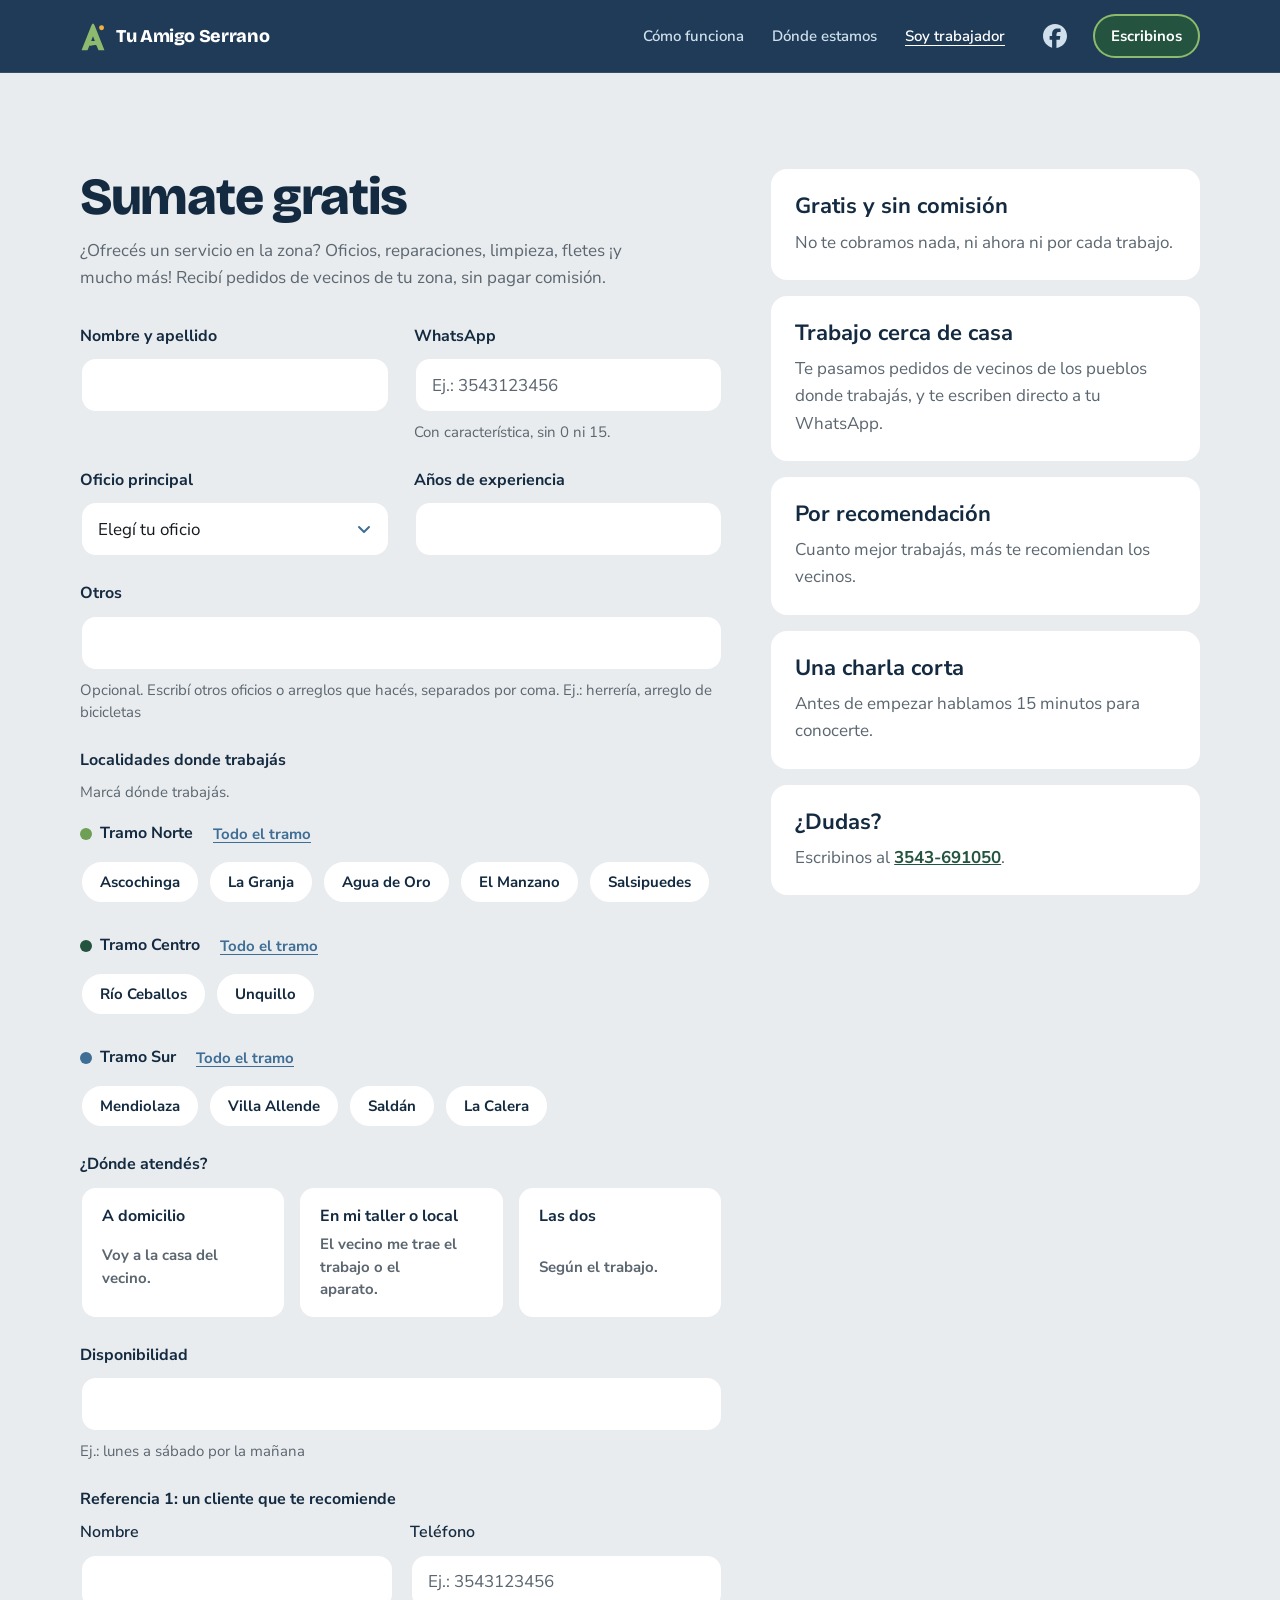
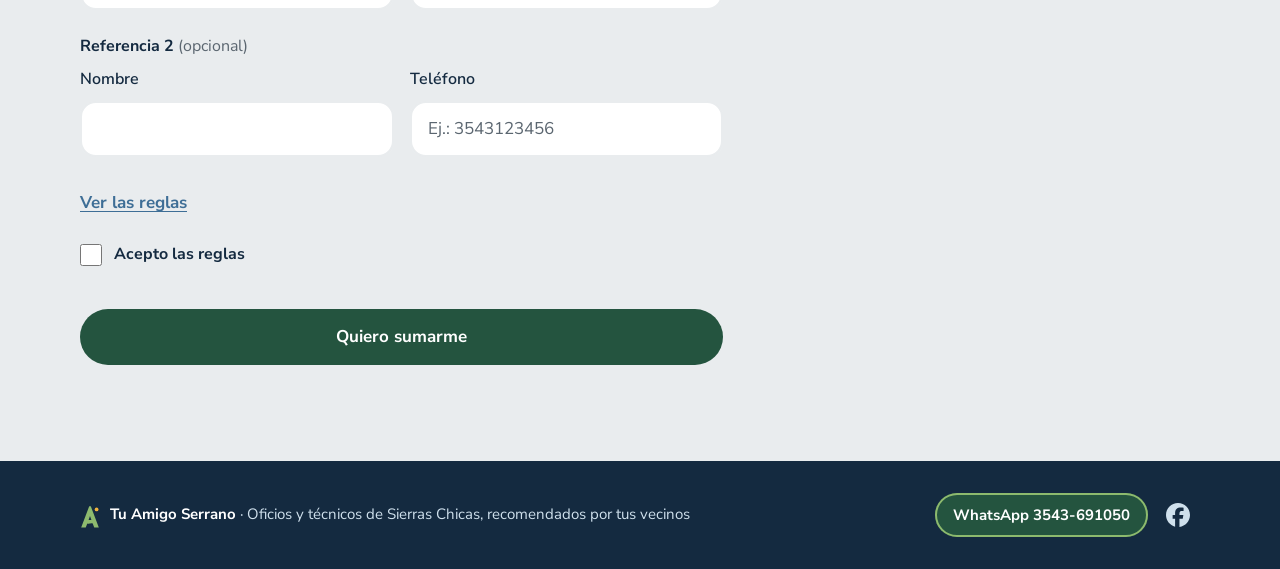
<file: sumate.html>
<!DOCTYPE html>
<html lang="es-AR">
<head>
  <meta charset="UTF-8">
  <meta name="viewport" content="width=device-width, initial-scale=1">

  <!-- ===== SEO básico ===== -->
  <title>Sumate gratis · Tu Amigo Serrano</title>
  <meta name="description" content="¿Ofrecés un servicio en Sierras Chicas? Oficios, reparaciones, limpieza, fletes ¡y mucho más! Sumate gratis a Tu Amigo Serrano y recibí pedidos de vecinos de tu zona, sin pagar comisión.">
  <meta name="theme-color" content="#1F3B57">

  <!-- ===== Open Graph: cómo se ve el link al compartirlo por WhatsApp/Facebook =====
       Facebook y WhatsApp necesitan la URL COMPLETA de la imagen, no una ruta relativa. -->
  <meta property="og:type" content="website">
  <meta property="og:locale" content="es_AR">
  <meta property="og:site_name" content="Tu Amigo Serrano">
  <meta property="og:title" content="Sumate gratis · Tu Amigo Serrano">
  <meta property="og:description" content="¿Ofrecés un servicio en Sierras Chicas? Oficios, reparaciones, limpieza, fletes ¡y mucho más! Sumate gratis a Tu Amigo Serrano y recibí pedidos de vecinos de tu zona, sin pagar comisión.">
  <meta property="og:url" content="https://tuamigoserrano.vercel.app/sumate.html">
  <meta property="og:image" content="https://tuamigoserrano.vercel.app/img/og.png">
  <meta property="og:image:width" content="1200">
  <meta property="og:image:height" content="630">
  <meta property="og:image:alt" content="Logo de Tu Amigo Serrano: una A verde con forma de cerro y un sol amarillo">
  <meta name="twitter:card" content="summary_large_image">

  <!-- ===== Ícono de la pestaña ===== -->
  <link rel="icon" href="img/favicon.svg" type="image/svg+xml">

  <!-- ===== Tipografías (Google Fonts) =====
       preconnect abre la conexión con los servidores de fuentes antes de pedirlas,
       y display=swap muestra el texto enseguida con una fuente de sistema
       mientras se descarga la definitiva (no queda la página en blanco). -->
  <link rel="preconnect" href="https://fonts.googleapis.com">
  <link rel="preconnect" href="https://fonts.gstatic.com" crossorigin>
  <link rel="stylesheet" href="https://fonts.googleapis.com/css2?family=Bricolage+Grotesque:opsz,wght@12..96,800&family=Nunito+Sans:wght@400;600;700&display=swap">

  <link rel="stylesheet" href="css/styles.css">

  <!-- defer: los scripts se ejecutan cuando terminó de cargar el HTML, en este orden -->
  <script src="js/config.js" defer></script>
  <script src="js/main.js" defer></script>
  <script src="js/alta.js" defer></script>
</head>
<body>

  <!-- Link oculto para quien navega con teclado: salta el menú y va directo al contenido -->
  <a class="saltar" href="#contenido">Ir al contenido</a>

  <!-- =====================================================
       1. HEADER (fijo arriba)
       ===================================================== -->
  <header class="cabecera">
    <div class="contenedor cabecera__fila">
      <a class="marca" href="index.html">
        <img class="marca__logo" src="img/logo.svg" alt="" width="26" height="30">
        <span>Tu Amigo Serrano</span>
      </a>

      <!-- En celular este menú se oculta con CSS (queda solo el logo y "Escribinos") -->
      <nav class="menu" aria-label="Secciones de la página">
        <ul>
          <li><a href="index.html#como-funciona">Cómo funciona</a></li>
          <li><a href="index.html#zona">Dónde estamos</a></li>
          <!-- aria-current="page": avisa al lector de pantalla que es la página en la que estás -->
          <li><a href="sumate.html" aria-current="page">Soy trabajador</a></li>
        </ul>
      </nav>

      <!-- Facebook: en celular se oculta con CSS (solo escritorio).
           El href lo pone main.js desde config.js (FACEBOOK_URL); este es el respaldo.
           El SVG es el logo oficial de Facebook (recursos de marca de Meta), en un solo color. -->
      <a class="facebook cabecera__facebook" data-facebook
         href="https://www.facebook.com/profile.php?id=61562444867883"
         target="_blank" rel="noopener" aria-label="Tu Amigo Serrano en Facebook">
        <svg viewBox="0 0 24 24" width="24" height="24" aria-hidden="true" focusable="false">
          <path fill="currentColor" d="M9.101 23.691v-7.98H6.627v-3.667h2.474v-1.58c0-4.085 1.848-5.978 5.858-5.978.401 0 .955.042 1.468.103a8.68 8.68 0 0 1 1.141.195v3.325a8.623 8.623 0 0 0-.653-.036 26.805 26.805 0 0 0-.733-.009c-.707 0-1.259.096-1.675.309a1.686 1.686 0 0 0-.679.622c-.258.42-.374.995-.374 1.752v1.297h3.919l-.386 2.103-.287 1.564h-3.246v8.245C19.396 23.238 24 18.179 24 12.044c0-6.627-5.373-12-12-12s-12 5.373-12 12c0 5.628 3.874 10.35 9.101 11.647Z"/>
        </svg>
      </a>

      <a class="boton boton--principal boton--chico"
         data-wa="general"
         href="https://wa.me/5493543691050?text=Hola!%20Vengo%20de%20la%20web"
         target="_blank" rel="noopener">Escribinos</a>
      <!-- Menú hamburguesa (solo celular, hasta 900 px). main.js lo abre y cierra:
           aria-expanded le dice al lector de pantalla si está abierto. -->
      <button type="button" class="hamburguesa" aria-expanded="false" aria-controls="menu-movil" aria-label="Abrir el menú">
        <span class="hamburguesa__linea"></span>
        <span class="hamburguesa__linea"></span>
        <span class="hamburguesa__linea"></span>
      </button>
    </div>

    <nav class="menu-movil" id="menu-movil" aria-label="Secciones de la página" hidden>
      <ul class="contenedor">
        <li><a href="index.html#como-funciona">Cómo funciona</a></li>
        <li><a href="index.html#zona">Dónde estamos</a></li>
        <!-- Destacado: es la puerta para los que ofrecen un servicio -->
        <li><a class="menu-movil__destacado" href="sumate.html" aria-current="page">
          <span>Soy trabajador</span>
          <span class="menu-movil__bajada">Ofrecé tu servicio · Sumate gratis</span>
        </a></li>
      </ul>
    </nav>
  </header>

  <main id="contenido">

    <!-- =====================================================
         FORMULARIO DE ALTA DE TRABAJADORES
         Las respuestas van al Google Form de siempre (ver js/alta.js).
         Las opciones del desplegable y de los chips NO están acá:
         alta.js las arma desde js/config.js, así hay un solo lugar
         donde tienen que coincidir con el Google Form.
         ===================================================== -->
    <section class="seccion seccion--gris pagina-alta" id="formulario" aria-labelledby="titulo-alta">
      <div class="contenedor">
        <div class="alta">
          <div class="alta__principal">
            <h1 id="titulo-alta">Sumate gratis</h1>
            <p class="alta__bajada">¿Ofrecés un servicio en la zona? Oficios, reparaciones, limpieza, fletes ¡y mucho más! Recibí pedidos de vecinos de tu zona, sin pagar comisión.</p>

            <!-- novalidate: apagamos los mensajes automáticos del navegador
                 para mostrar los nuestros, al lado de cada campo -->
            <form class="formulario" id="form-alta" novalidate>

              <!-- Campo trampa contra spam: una persona no lo ve ni llega con Tab;
                   los robots completan todos los campos. Si viene lleno, no se envía. -->
              <div class="formulario__trampa" aria-hidden="true">
                <label for="campo-sitio">No completes este campo</label>
                <input type="text" id="campo-sitio" name="sitio" tabindex="-1" autocomplete="off">
              </div>

              <div class="formulario__grilla">
                <div class="campo">
                  <label for="campo-nombre">Nombre y apellido</label>
                  <input type="text" id="campo-nombre" name="nombre" autocomplete="name"
                         aria-describedby="error-nombre">
                  <p class="campo__error" id="error-nombre" hidden></p>
                </div>

                <div class="campo">
                  <label for="campo-whatsapp">WhatsApp</label>
                  <!-- inputmode="numeric": en el celular abre el teclado de números -->
                  <input type="tel" id="campo-whatsapp" name="whatsapp" inputmode="numeric"
                         autocomplete="tel-national" placeholder="Ej.: 3543123456"
                         aria-describedby="ayuda-whatsapp error-whatsapp">
                  <p class="campo__ayuda" id="ayuda-whatsapp">Con característica, sin 0 ni 15.</p>
                  <p class="campo__error" id="error-whatsapp" hidden></p>
                </div>

                <div class="campo">
                  <label for="campo-oficio">Oficio principal</label>
                  <select id="campo-oficio" name="oficio" aria-describedby="error-oficio">
                    <option value="">Elegí tu oficio</option>
                    <!-- alta.js agrega acá los rubros agrupados (<optgroup>) -->
                  </select>
                  <p class="campo__error" id="error-oficio" hidden></p>
                </div>

                <div class="campo">
                  <label for="campo-experiencia">Años de experiencia</label>
                  <input type="number" id="campo-experiencia" name="experiencia" min="0" max="60"
                         inputmode="numeric" aria-describedby="error-experiencia">
                  <p class="campo__error" id="error-experiencia" hidden></p>
                </div>

                <!-- Otros oficios: texto libre, a lo ancho. Es opcional. -->
                <div class="campo campo--ancho">
                  <label for="campo-otros">Otros</label>
                  <input type="text" id="campo-otros" name="otros"
                         aria-describedby="ayuda-otros">
                  <p class="campo__ayuda" id="ayuda-otros">Opcional. Escribí otros oficios o arreglos que hacés, separados por coma. Ej.: herrería, arreglo de bicicletas</p>
                </div>

                <fieldset class="campo campo--ancho" id="grupo-localidades" aria-describedby="ayuda-localidades error-localidades">
                  <legend>Localidades donde trabajás</legend>
                  <!-- Esta ayuda cambia según lo que elijas en "¿Dónde atendés?" (ver alta.js) -->
                  <p class="campo__ayuda" id="ayuda-localidades">Marcá dónde trabajás.</p>
                  <div class="chips-grupos" data-chips="localidades"></div>
                  <p class="campo__error" id="error-localidades" hidden></p>
                </fieldset>

                <!-- ¿Dónde atendés? Se elige una de tres tarjetas.
                     Por dentro son <input type="radio"> con el mismo name: el navegador
                     ya sabe que solo puede haber una marcada, y con el teclado se pasa
                     de una a otra con las flechas. alta.js las arma desde config.js. -->
                <fieldset class="campo campo--ancho" id="grupo-atiende" aria-describedby="error-atiende">
                  <legend>¿Dónde atendés?</legend>
                  <div class="opciones-tarjeta" data-opciones="atiende"></div>
                  <p class="campo__error" id="error-atiende" hidden></p>
                </fieldset>

                <div class="campo campo--ancho">
                  <label for="campo-disponibilidad">Disponibilidad</label>
                  <input type="text" id="campo-disponibilidad" name="disponibilidad"
                         aria-describedby="ayuda-disponibilidad error-disponibilidad">
                  <p class="campo__ayuda" id="ayuda-disponibilidad">Ej.: lunes a sábado por la mañana</p>
                  <p class="campo__error" id="error-disponibilidad" hidden></p>
                </div>

                <!-- Solo aparece si el oficio la pide (alta.js le saca el "hidden") -->
                <div class="campo campo--ancho" id="bloque-matricula" hidden>
                  <label for="campo-matricula">Matrícula</label>
                  <input type="text" id="campo-matricula" name="matricula"
                         aria-describedby="ayuda-matricula error-matricula">
                  <p class="campo__ayuda" id="ayuda-matricula">Tu oficio la pide. Poné el número de tu matrícula.</p>
                  <p class="campo__error" id="error-matricula" hidden></p>
                </div>

                <fieldset class="campo campo--ancho referencia">
                  <legend>Referencia 1: un cliente que te recomiende</legend>
                  <div class="referencia__fila">
                    <div class="campo">
                      <label for="campo-ref1-nombre">Nombre</label>
                      <input type="text" id="campo-ref1-nombre" name="ref1Nombre" aria-describedby="error-ref1-nombre">
                      <p class="campo__error" id="error-ref1-nombre" hidden></p>
                    </div>
                    <div class="campo">
                      <label for="campo-ref1-telefono">Teléfono</label>
                      <input type="tel" id="campo-ref1-telefono" name="ref1Telefono" inputmode="numeric"
                             placeholder="Ej.: 3543123456" aria-describedby="error-ref1-telefono">
                      <p class="campo__error" id="error-ref1-telefono" hidden></p>
                    </div>
                  </div>
                </fieldset>

                <fieldset class="campo campo--ancho referencia">
                  <legend>Referencia 2 <span class="campo__opcional">(opcional)</span></legend>
                  <div class="referencia__fila">
                    <div class="campo">
                      <label for="campo-ref2-nombre">Nombre</label>
                      <input type="text" id="campo-ref2-nombre" name="ref2Nombre" aria-describedby="error-ref2-nombre">
                      <p class="campo__error" id="error-ref2-nombre" hidden></p>
                    </div>
                    <div class="campo">
                      <label for="campo-ref2-telefono">Teléfono</label>
                      <input type="tel" id="campo-ref2-telefono" name="ref2Telefono" inputmode="numeric"
                             placeholder="Ej.: 3543123456" aria-describedby="error-ref2-telefono">
                      <p class="campo__error" id="error-ref2-telefono" hidden></p>
                    </div>
                  </div>
                </fieldset>

                <div class="campo campo--ancho reglas">
                  <details class="reglas__detalle">
                    <summary>Ver las reglas</summary>
                    <ul>
                      <!-- Reglas alineadas con Contexto (24/11): verificación (sección 6)
                           y calificaciones (sección 7). Tienen que decir lo mismo que
                           la pregunta "Acepta las reglas" del Google Form. -->
                      <li>Tu Amigo Serrano no publica trabajos en grupos. Cuando un vecino necesita tu oficio en tu zona, le pasamos tu ficha con tu WhatsApp y te escribe directo.</li>
                      <li>Antes de empezar tenemos una charla corta y llamamos a uno de los clientes que te recomiendan.</li>
                      <li>Al sumarte, aceptás que compartamos con los vecinos tu nombre, oficio, zonas, fotos de trabajos y número de WhatsApp.</li>
                      <li>El precio y las condiciones se arreglan entre vecino y trabajador. Tu Amigo Serrano conecta: no cobra comisión ni garantiza el trabajo.</li>
                      <li>Si te escribe un vecino, respondele aunque no puedas tomar el trabajo. Si por un tiempo no podés trabajar, avisanos y te pausamos.</li>
                      <li>Unos días después de cada trabajo le pedimos al vecino que te califique de 1 a 5 estrellas. Tu promedio se ve en tu ficha y los mejor calificados se recomiendan primero. Si varios vecinos cuentan que no respondiste o te califican mal, tenemos una charla; si se repite, te damos de baja.</li>
                    </ul>
                  </details>
                  <label class="casilla" for="campo-reglas">
                    <input type="checkbox" id="campo-reglas" name="reglas" aria-describedby="error-reglas">
                    <span>Acepto las reglas</span>
                  </label>
                  <p class="campo__error" id="error-reglas" hidden></p>
                </div>
              </div>

              <button type="submit" class="boton boton--principal formulario__enviar">Quiero sumarme</button>

              <!-- Aparece solo si el envío falla (sin conexión, por ejemplo).
                   role="alert": el lector de pantalla lo lee apenas aparece. -->
              <div class="formulario__fallo" id="alta-fallo" role="alert" hidden>
                <p><strong>No pudimos enviar tus datos.</strong> Probá de nuevo o mandalos por otro lado:</p>
                <div class="formulario__fallo-botones">
                  <a class="boton boton--principal" data-wa="trabajador"
                     href="https://wa.me/5493543691050?text=Hola!%20Vengo%20de%20la%20web.%20Quiero%20sumarme%20como%20trabajador"
                     target="_blank" rel="noopener">Mandalos por WhatsApp</a>
                  <a class="boton boton--contorno" data-form-publico
                     href="https://docs.google.com/forms/d/e/1FAIpQLScAekNS8ABDVobP8eklaVd2Vm4YQK9P3HWnzALeqefobJh5tw/viewform"
                     target="_blank" rel="noopener">Completar el formulario de Google</a>
                </div>
              </div>

              <!-- Sin JavaScript el formulario no puede enviar: ofrecemos el de Google -->
              <noscript>
                <p class="formulario__sin-js">Para sumarte, completá el
                  <a href="https://docs.google.com/forms/d/e/1FAIpQLScAekNS8ABDVobP8eklaVd2Vm4YQK9P3HWnzALeqefobJh5tw/viewform" target="_blank" rel="noopener">formulario de Google</a>.</p>
              </noscript>
            </form>

            <!-- Reemplaza al formulario cuando se envió bien. tabindex="-1" deja
                 mandarle el foco desde JS, para que el lector de pantalla lo lea. -->
            <div class="alta__listo" id="alta-listo" tabindex="-1" hidden>
              <p></p>
            </div>
          </div>

          <!-- Tarjetas al costado (en celular quedan debajo del botón).
               El h2 oculto ordena los títulos para el lector de pantalla:
               h1 "Sumate gratis" → h2 → h3 de cada tarjeta. -->
          <h2 class="visualmente-oculto">Lo que tenés que saber</h2>
          <ul class="alta__tarjetas">
            <li class="razon">
              <h3>Gratis y sin comisión</h3>
              <p>No te cobramos nada, ni ahora ni por cada trabajo.</p>
            </li>
            <li class="razon">
              <h3>Trabajo cerca de casa</h3>
              <p>Te pasamos pedidos de vecinos de los pueblos donde trabajás, y te escriben directo a tu WhatsApp.</p>
            </li>
            <li class="razon">
              <h3>Por recomendación</h3>
              <p>Cuanto mejor trabajás, más te recomiendan los vecinos.</p>
            </li>
            <li class="razon">
              <h3>Una charla corta</h3>
              <p>Antes de empezar hablamos 15 minutos para conocerte.</p>
            </li>
            <li class="razon">
              <h3>¿Dudas?</h3>
              <p>Escribinos al
                <a class="alta__link" data-wa="general"
                   href="https://wa.me/5493543691050?text=Hola!%20Vengo%20de%20la%20web"
                   target="_blank" rel="noopener"><span data-wa-numero>3543-691050</span></a>.</p>
            </li>
          </ul>
        </div>
      </div>
    </section>

  </main>


  <!-- =====================================================
       9. FOOTER
       ===================================================== -->
  <footer class="pie">
    <div class="contenedor pie__fila">
      <p class="pie__marca">
        <img src="img/logo.svg" alt="" width="20" height="24">
        <span><strong>Tu Amigo Serrano</strong> · Oficios y técnicos de Sierras Chicas, recomendados por tus vecinos</span>
      </p>
      <div class="pie__acciones">
        <!-- El número (data-wa-numero) lo completa main.js desde config.js -->
        <a class="boton boton--principal boton--chico pie__whatsapp"
           data-wa="general"
           href="https://wa.me/5493543691050?text=Hola!%20Vengo%20de%20la%20web"
           target="_blank" rel="noopener">WhatsApp <span data-wa-numero>3543-691050</span></a>
        <a class="facebook" data-facebook
           href="https://www.facebook.com/profile.php?id=61562444867883"
           target="_blank" rel="noopener" aria-label="Tu Amigo Serrano en Facebook">
          <svg viewBox="0 0 24 24" width="24" height="24" aria-hidden="true" focusable="false">
            <path fill="currentColor" d="M9.101 23.691v-7.98H6.627v-3.667h2.474v-1.58c0-4.085 1.848-5.978 5.858-5.978.401 0 .955.042 1.468.103a8.68 8.68 0 0 1 1.141.195v3.325a8.623 8.623 0 0 0-.653-.036 26.805 26.805 0 0 0-.733-.009c-.707 0-1.259.096-1.675.309a1.686 1.686 0 0 0-.679.622c-.258.42-.374.995-.374 1.752v1.297h3.919l-.386 2.103-.287 1.564h-3.246v8.245C19.396 23.238 24 18.179 24 12.044c0-6.627-5.373-12-12-12s-12 5.373-12 12c0 5.628 3.874 10.35 9.101 11.647Z"/>
          </svg>
        </a>
      </div>
    </div>
  </footer>

</body>
</html>
</file>
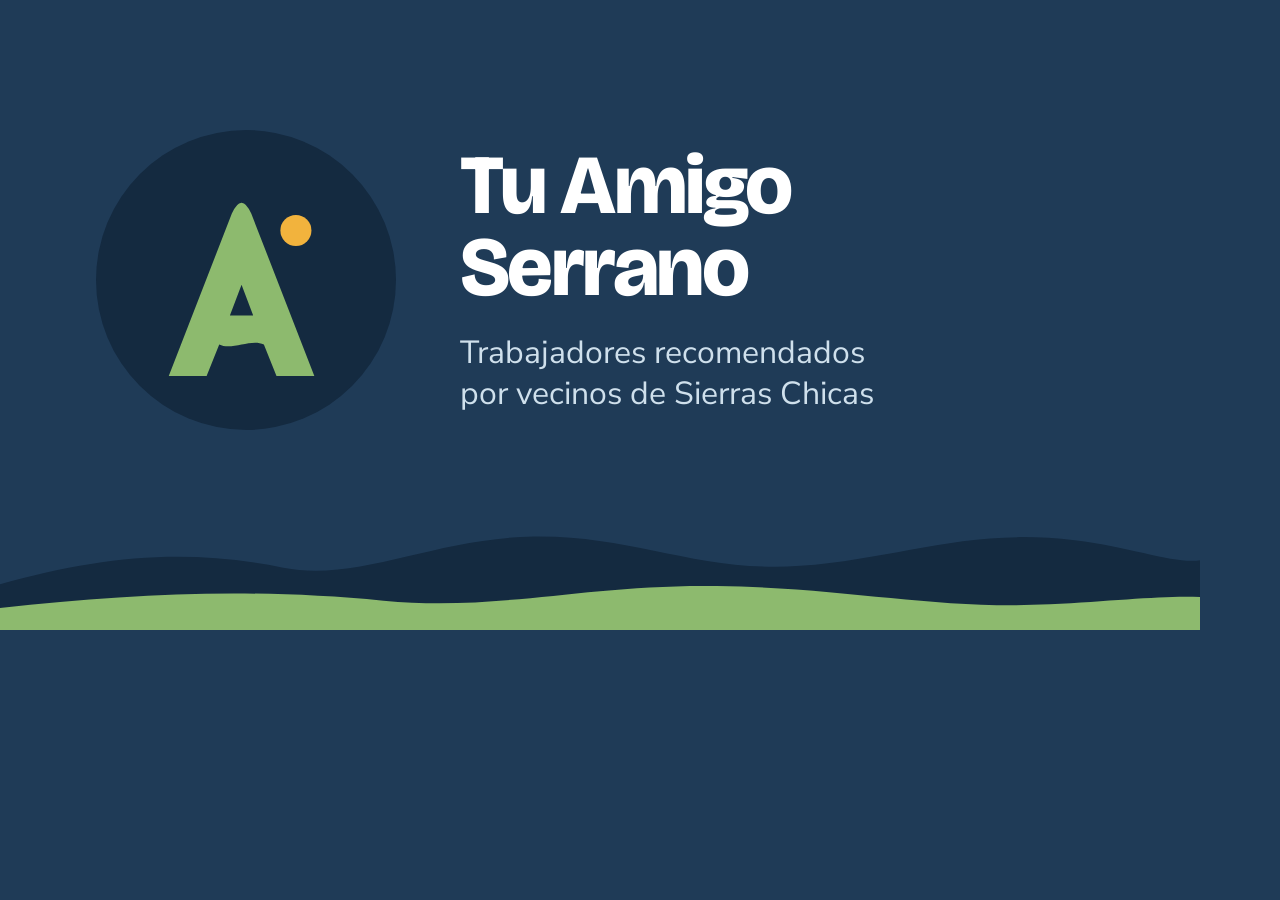
<file: herramientas/og.html>
<!DOCTYPE html>
<!--
  Fuente de la imagen para compartir (img/og.png, 1200 × 630).
  No es parte de la web: sirve para volver a generar la imagen
  si cambia el diseño. Cómo regenerarla: ver README.md.
-->
<html lang="es-AR">
<head>
  <meta charset="UTF-8">
  <link rel="stylesheet" href="https://fonts.googleapis.com/css2?family=Bricolage+Grotesque:opsz,wght@12..96,800&family=Nunito+Sans:wght@600&display=block">
  <style>
    html, body { margin: 0; }
    body {
      width: 1200px;
      height: 630px;
      overflow: hidden;
      position: relative;
      background: #1F3B57;
      display: flex;
      align-items: center;
      gap: 64px;
      padding: 0 96px 70px;
      box-sizing: border-box;
      font-family: "Nunito Sans", sans-serif;
    }
    .sello {
      flex-shrink: 0;
      width: 300px;
      height: 300px;
      border-radius: 50%;
      background: #142A40;
      display: grid;
      place-items: center;
    }
    .sello img { width: 165px; transform: translate(-3%, 2%); }
    h1 {
      margin: 0;
      color: #fff;
      font-family: "Bricolage Grotesque", sans-serif;
      font-weight: 800;
      font-size: 84px;
      line-height: 0.98;
      letter-spacing: -0.03em;
    }
    p {
      margin: 22px 0 0;
      color: #CFE0EC;
      font-size: 32px;
      line-height: 1.3;
    }
    svg.sierras { position: absolute; left: 0; bottom: 0; width: 100%; height: 110px; }
  </style>
</head>
<body>
  <div class="sello"><img src="../img/logo.svg" alt=""></div>
  <div>
    <h1>Tu Amigo<br>Serrano</h1>
    <p>Trabajadores recomendados<br>por vecinos de Sierras Chicas</p>
  </div>
  <svg class="sierras" viewBox="0 0 1440 120" preserveAspectRatio="none">
    <path fill="#142A40" d="M0 120 L0 70 C120 40 220 30 340 52 C430 68 520 20 640 18 C760 16 840 58 960 50 C1080 42 1160 8 1290 22 C1360 30 1410 48 1440 44 L1440 120 Z"/>
    <path fill="#8DBA6E" d="M0 120 L0 96 C160 80 300 74 460 88 C600 100 700 70 860 72 C1020 74 1120 98 1260 92 C1340 88 1400 82 1440 84 L1440 120 Z"/>
  </svg>
</body>
</html>
</file>
<file: css/styles.css>
/* =========================================================
   TU AMIGO SERRANO · Estilos
   ---------------------------------------------------------
   Enfoque "mobile first": los estilos base son para celular
   y con @media (min-width: ...) agregamos cambios para
   pantallas más anchas.

   Índice
   1. Variables (colores, tipografías, medidas)
   2. Base y reseteo
   3. Utilidades: contenedor, secciones, botones
   4. Header
   5. Hero
   6. Cómo funciona
   7. Oficios
   8. Por qué
   9. Dónde estamos
   10. Trabajadores: acceso y formulario de alta (y el ícono de Facebook)
   11. Preguntas frecuentes
   12. Footer
   13. Botón flotante
   14. Pantallas medianas y grandes
   15. Movimiento reducido
   ========================================================= */


/* ---------- 1. Variables ---------- */
:root {
  /* Paleta de la marca */
  --azul-profundo: #142A40;
  --azul-noche: #1F3B57;
  --azul-lago: #3E6E96;
  --celeste-niebla: #CFE0EC;
  --verde-loma: #8DBA6E;
  --verde-serrano: #24543F;
  --verde-serrano-hover: #2E6A50;     /* hover del botón principal */
  --verde-loma-texto: #6E9F55;        /* verde loma que se lee sobre blanco (textos grandes, íconos) */
  --amarillo-sol: #F2B33D;
  --negro-carbon: #15191D;
  --gris-piedra: #5B6670;
  --gris-niebla: #E9ECEE;
  --blanco: #FFFFFF;
  --rojo-error: #B42318;              /* SOLO errores de formulario (agregado 23/11) */

  /* Colores de cada tramo (pueblos, mapa y formulario de alta) */
  --color-sur: var(--azul-lago);
  --color-centro: var(--verde-serrano);
  --color-norte: var(--verde-loma-texto);

  /* Tipografías */
  --fuente-titulos: "Bricolage Grotesque", system-ui, sans-serif;
  --fuente-texto: "Nunito Sans", system-ui, sans-serif;

  /* Tamaños de letra con clamp(mínimo, ideal, máximo):
     crecen con el ancho de pantalla (vw) pero nunca pasan los límites. */
  --tam-h1: clamp(2.25rem, 1.6rem + 2.8vw, 3.25rem);    /* 36px → 52px */
  --tam-h2: clamp(1.875rem, 1.55rem + 1.4vw, 2.5rem);   /* 30px → 40px */
  --tam-h3: clamp(1.1875rem, 1.1rem + 0.4vw, 1.375rem); /* 19px → 22px */
  --tam-texto: 1.0625rem;                               /* 17px */
  --tam-chico: 0.9375rem;                               /* 15px */

  /* Medidas */
  --ancho-max: 1120px;
  --margen-lateral: 16px;
  --alto-header: 64px;

  /* Radios: más grande cuanto más grande es la pieza */
  --radio-bloque: 28px;
  --radio-tarjeta: 16px;
  --radio-pildora: 999px;

  /* Color del contorno de foco (se cambia en zonas oscuras) */
  --foco: var(--azul-lago);
}


/* ---------- 2. Base y reseteo ---------- */
*,
*::before,
*::after {
  box-sizing: border-box;
}

html {
  scroll-behavior: smooth;           /* las anclas (#seccion) se deslizan suave */
  -webkit-text-size-adjust: 100%;
}

body {
  margin: 0;
  background: var(--blanco);
  color: var(--negro-carbon);
  font-family: var(--fuente-texto);
  font-size: var(--tam-texto);
  line-height: 1.6;
}

h1, h2, h3, p, ul, ol {
  margin: 0;
}

h1, h2 {
  font-family: var(--fuente-titulos);
  font-weight: 800;
  letter-spacing: -0.025em;          /* levemente negativo, como pide la marca */
  line-height: 1.08;
  color: var(--azul-profundo);
  text-wrap: balance;                /* reparte mejor las palabras entre líneas */
}

h1 { font-size: var(--tam-h1); }
h2 { font-size: var(--tam-h2); margin-bottom: 1.75rem; }

h3 {
  font-size: var(--tam-h3);
  font-weight: 700;
  line-height: 1.25;
  color: var(--azul-profundo);
}

/* El atributo hidden siempre oculta, aunque una clase le ponga display */
[hidden] {
  display: none !important;
}

img, svg {
  display: block;
  max-width: 100%;
}

a {
  color: inherit;
}

/* Foco visible para quien navega con teclado (Tab).
   :focus-visible no aparece al hacer clic con el mouse. */
:focus-visible {
  outline: 3px solid var(--foco);
  outline-offset: 3px;
  border-radius: 4px;
}

/* Las secciones quedan un poco más abajo al saltar con un ancla,
   para que el header fijo no tape el título. */
[id] {
  scroll-margin-top: calc(var(--alto-header) + 12px);
}

/* Link "Ir al contenido": escondido hasta que recibe foco */
.saltar {
  position: absolute;
  left: 16px;
  top: -100px;
  z-index: 100;
  padding: 12px 16px;
  background: var(--verde-serrano);
  color: var(--blanco);
  font-weight: 700;
  border-radius: 8px;
}
.saltar:focus {
  top: 12px;
}


/* ---------- 3. Utilidades ---------- */

/* Contenedor centrado de 1120px como máximo */
.contenedor {
  width: 100%;
  max-width: calc(var(--ancho-max) + var(--margen-lateral) * 2);
  margin-inline: auto;
  padding-inline: var(--margen-lateral);
}

.contenedor--angosto {
  max-width: calc(820px + var(--margen-lateral) * 2);
}

/* Espaciado vertical de todas las secciones */
.seccion {
  padding-block: clamp(56px, 9vw, 96px);
}

/* Para secciones que siguen a otra del mismo color: sin espacio arriba */
.seccion--sin-arriba {
  padding-top: 0;
}

.seccion--gris {
  background: var(--gris-niebla);
}

/* Botones: son <a> con aspecto de botón */
.boton {
  display: inline-flex;
  align-items: center;
  justify-content: center;
  min-height: 48px;                  /* más de 44px: fácil de tocar con el dedo */
  padding: 10px 24px;
  border-radius: var(--radio-pildora);
  font-family: var(--fuente-texto);
  font-weight: 700;
  font-size: 1rem;
  line-height: 1.2;
  text-align: center;
  text-decoration: none;
  transition: background-color 0.15s, border-color 0.15s;
}

.boton--principal {
  background: var(--verde-serrano);
  color: var(--blanco);
  /* borde verde loma: separa el botón de los fondos azul noche */
  box-shadow: inset 0 0 0 2px var(--verde-loma);
}
.boton--principal:hover {
  background: var(--verde-serrano-hover);
}

.boton--secundario {
  border: 2px solid var(--celeste-niebla);
  color: var(--blanco);
}
.boton--secundario:hover {
  background: rgba(207, 224, 236, 0.12);
}

.boton--chico {
  min-height: 44px;
  padding: 8px 18px;
  font-size: 0.9375rem;
}

/* Lista horizontal separada por puntos "·" (localidades, herramientas).
   El punto lo agrega el CSS DESPUÉS de cada elemento menos el último:
   así, si la línea se corta, el punto queda al final y no al principio. */
.lista-puntos {
  display: flex;
  flex-wrap: wrap;
  padding: 0;
  list-style: none;
}
.lista-puntos li:not(:last-child)::after {
  content: "·";
  margin-inline: 0.45em;
  opacity: 0.7;
}


/* ---------- 4. Header ---------- */
.cabecera {
  position: sticky;                  /* queda pegado arriba al bajar */
  top: 0;
  z-index: 50;
  background: var(--azul-noche);
  border-bottom: 1px solid rgba(207, 224, 236, 0.12);
  --foco: var(--amarillo-sol);
}

.cabecera__fila {
  display: flex;
  align-items: center;
  justify-content: space-between;
  gap: 16px;
  min-height: var(--alto-header);
}

.marca {
  display: flex;
  align-items: center;
  gap: 10px;
  min-height: 44px;
  color: var(--blanco);
  font-family: var(--fuente-titulos);
  font-weight: 800;
  font-size: 1.125rem;
  letter-spacing: -0.02em;
  text-decoration: none;
  white-space: nowrap;               /* el nombre nunca se parte en dos líneas */
}

.marca__logo {
  width: 26px;
  height: auto;
}

/* En celular el menú no se muestra (ver media query más abajo) */
.menu {
  display: none;
}

.menu ul {
  display: flex;
  gap: 4px;
  padding: 0;
  list-style: none;
}

.menu a {
  display: inline-flex;
  align-items: center;
  min-height: 44px;
  padding-inline: 12px;
  color: var(--celeste-niebla);
  font-weight: 600;
  font-size: 0.9375rem;
  text-decoration: none;
}
/* La página en la que estás (sumate.html): blanco y subrayado */
.menu a[aria-current="page"] {
  color: var(--blanco);
  text-decoration: underline;
  text-underline-offset: 4px;
}
.menu a:hover {
  color: var(--blanco);
  text-decoration: underline;
  text-underline-offset: 4px;
}


/* ---------- 5. Hero ---------- */
.hero {
  position: relative;
  background: var(--azul-noche);
  color: var(--celeste-niebla);
  padding-top: 32px;
  /* espacio extra abajo para la silueta de las sierras */
  padding-bottom: clamp(170px, 19vw, 250px);   /* lugar para la cinta de oficios y las sierras */
  --foco: var(--amarillo-sol);
  overflow: clip;                    /* las lomas son más anchas que la pantalla y el sol baja al scrollear: nada se asoma afuera del hero */
}

.hero__grilla {
  display: grid;
  gap: 24px;
}

.hero__texto {
  max-width: 34rem;
}

.hero__antetitulo {
  margin-bottom: 14px;
  color: var(--verde-loma);
  font-weight: 700;
  font-size: 0.8125rem;
  letter-spacing: 0.1em;
  text-transform: uppercase;
}

.hero h1 {
  color: var(--blanco);
}

.hero__bajada {
  margin-top: 18px;
  font-size: 1.125rem;
  max-width: 30rem;
}

.hero__botones {
  display: flex;
  flex-wrap: wrap;
  gap: 12px;
  margin-top: 28px;
}

.hero__nota {
  margin-top: 16px;
  font-size: var(--tam-chico);
}

/* ---------- Ejemplo del hero: pedido de Claudia + card de Diego ----------
   .hero__visual es la "mesa": la foto ocupa todo y las dos tarjetas se
   apoyan encima con position: absolute (en % para que acompañen el tamaño).
   Al cargar aparecen en orden: pedido → línea → card. */
.hero__visual {
  position: relative;
  /* Ancho máximo: en tablet la foto no crece tanto, y así el pedido
     (que asoma 8% arriba) y la card (16% abajo) entran en estos márgenes
     sin tapar la nota ni la cinta de oficios. */
  max-width: 440px;
  margin-top: 40px;                  /* lugar para el pedido que asoma por arriba */
  margin-bottom: 80px;               /* y para la card que asoma por abajo */
}
.hero__visual .hero__foto { aspect-ratio: 1 / 1; }   /* en celular, cuadrada: entran las dos tarjetas */
.hero__conexion {
  position: absolute;
  inset: 0;
  width: 100%;
  height: 100%;
  z-index: 2;
  overflow: visible;
  pointer-events: none;
  transform: scaleX(-1);             /* en celular va de izquierda a derecha */
  animation: aparece 0.5s ease-out 1s both;
}
.hero__conexion path {
  fill: none;
  stroke: var(--verde-loma);
  stroke-width: 2.5;
  stroke-dasharray: 6 6;
  vector-effect: non-scaling-stroke; /* el grosor no se deforma con el viewBox */
}

.pedido {
  position: absolute;
  z-index: 3;
  top: -8%;
  left: 3%;
  width: 66%;
  max-width: 270px;
  padding: 12px;
  border: 2px solid var(--celeste-niebla);
  border-radius: 14px;
  background: var(--azul-profundo);
  color: var(--blanco);
  box-shadow: 0 12px 28px rgba(0, 0, 0, 0.45);
  rotate: -3deg;
  animation: aparece 0.5s ease-out 0.5s both;
}
.pedido__cabecera {
  display: flex;
  align-items: center;
  gap: 10px;
}
.pedido__inicial {
  display: grid;
  place-items: center;
  flex: none;
  width: 36px;
  height: 36px;
  border-radius: 50%;
  background: var(--verde-loma);
  color: var(--azul-profundo);
  font-family: var(--fuente-titulos);
  font-weight: 800;
}
.pedido__chat {
  display: block;
  white-space: nowrap;
  font-size: 0.75rem;
  color: var(--celeste-niebla);
}
.pedido__nombre {
  display: block;
  font-family: var(--fuente-titulos);
  font-weight: 800;
  font-size: 1rem;
}
/* El mensaje, como un globito de chat */
.pedido__mensaje {
  margin: 10px 0 0;
  padding: 8px 10px;
  border-radius: 10px 10px 10px 3px;
  background: rgba(207, 224, 236, 0.14);
  font-size: 0.9375rem;
  line-height: 1.35;
}

.hero__card {
  position: absolute;
  z-index: 2;
  right: 3%;
  bottom: -16%;
  width: 50%;
  height: auto;
  border-radius: 12px;
  box-shadow: 0 18px 40px rgba(10, 20, 35, 0.45);
  rotate: -4deg;
  transition: rotate 0.25s, translate 0.25s, scale 0.25s, box-shadow 0.25s;
  animation: aparece 0.5s ease-out 1.3s both;
}
/* Al pasar el mouse: se endereza y se levanta */
.hero__visual:hover .hero__card {
  rotate: 0deg;
  translate: 0 -8px;
  scale: 1.04;
  box-shadow: 0 28px 56px rgba(10, 20, 35, 0.55);
}

@keyframes aparece {
  from { opacity: 0; transform: translateY(12px); }
}
/* La línea no puede usar transform en la animación (ya tiene scaleX) */
.hero__conexion { animation-name: aparece-linea; }
@keyframes aparece-linea {
  from { opacity: 0; }
}

/* ---------- Cinta de oficios del hero ----------
   Una fila de botones que se desliza sin fin. El truco: la lista está
   dos veces seguida (main.js la copia) y la animación corre la pista
   justo la mitad (-50%). Cuando termina, vuelve al inicio, y como la
   segunda mitad es igual a la primera, no se nota el salto. */
.cinta {
  position: absolute;
  left: 0;
  right: 0;
  bottom: clamp(80px, 8.5vw, 120px);   /* apoyada justo arriba de las lomas */
  z-index: 1;
  overflow: hidden;
  /* los bordes se desvanecen: la máscara es transparente en las puntas */
  -webkit-mask-image: linear-gradient(90deg, transparent, #000 8%, #000 92%, transparent);
          mask-image: linear-gradient(90deg, transparent, #000 8%, #000 92%, transparent);
}
.cinta__pista {
  display: flex;
  width: max-content;
  animation: cinta-pasa 45s linear infinite;
}
/* Con el mouse encima o al llegar con Tab, se frena para poder tocar */
.cinta:hover .cinta__pista,
.cinta:focus-within .cinta__pista {
  animation-play-state: paused;
}
.cinta__lista {
  display: flex;
  gap: 12px;
  margin: 0;
  padding: 4px 12px 4px 0;            /* el 12px de la derecha = el gap, así las dos mitades miden igual */
  list-style: none;
}
.cinta__oficio {
  display: inline-flex;
  align-items: center;
  min-height: 40px;
  padding: 6px 16px;
  border: 1.5px solid rgba(207, 224, 236, 0.45);
  border-radius: var(--radio-pildora);
  background: rgba(255, 255, 255, 0.06);
  color: var(--celeste-niebla);
  font-weight: 700;
  font-size: 0.875rem;
  white-space: nowrap;
  text-decoration: none;
  transition: background-color 0.15s, border-color 0.15s;
}
.cinta__oficio:hover {
  background: var(--verde-serrano);
  border-color: var(--verde-loma);
  color: var(--blanco);
}
@keyframes cinta-pasa {
  to { transform: translateX(-50%); }
}

/* Foto de la zona. En celular va debajo del texto, apaisada. */
.hero__foto {
  margin: 8px 0 0;
  border-radius: var(--radio-bloque);
  overflow: hidden;
  aspect-ratio: 16 / 10;
}
.hero__foto img {
  width: 100%;
  height: 100%;
  object-fit: cover;
  object-position: 50% 30%;
}

/* ---------- Sierras del hero: dos capas y el sol ----------
   El sol va detrás de las lomas (en el HTML está antes) y sale una vez. */
.hero__sierras {
  position: absolute;
  left: 0;
  bottom: -1px;                       /* -1px evita una rayita con la sección de abajo */
  width: 100%;
  height: clamp(70px, 10vw, 150px);
}
.hero__sierras { overflow: visible; }
/* Las lomas se ondulan al scrollear: main.js redibuja su forma
   (el atributo "d" del path) en cada cuadro. Ver main.js. */
.hero__loma-atras    { fill: #2D5374; }            /* azul lago mezclado con el cielo */
.hero__loma-adelante { fill: var(--verde-serrano); }
.hero__sol {
  position: absolute;
  left: clamp(40px, 16vw, 230px);
  bottom: clamp(36px, 5.5vw, 80px);    /* asoma entre las lomas, debajo de la cinta */
  width: clamp(24px, 2.6vw, 38px);
  height: auto;
  fill: var(--amarillo-sol);
  translate: 0 calc(var(--scroll, 0) * 60px);   /* al bajar, el sol se esconde */
  animation: sol-sale 2.4s cubic-bezier(0.2, 0.7, 0.2, 1) 0.3s both;
}
@keyframes sol-sale {
  from { transform: translateY(70px); }
  to   { transform: translateY(0); }
}


/* ---------- 6. Cómo funciona ---------- */
.pasos {
  display: grid;
  gap: 16px;
  padding: 0;
  list-style: none;
}

.paso {
  padding: 24px;
  background: var(--gris-niebla);
  border-radius: var(--radio-tarjeta);
}

/* Animación de "Cómo funciona" (una sola vez, al llegar a la sección).
   main.js agrega "pasos--animado" al cargar y "pasos--en-vista" cuando se ve.
   Sin JavaScript, los pasos se ven normales. */
.pasos--animado .paso {
  opacity: 0;
  transform: translateY(14px);
}
.pasos--en-vista .paso {
  animation: paso-aparece 0.5s ease-out forwards;
}
.pasos--en-vista .paso:nth-child(2) { animation-delay: 0.25s; }
.pasos--en-vista .paso:nth-child(3) { animation-delay: 0.5s; }
@keyframes paso-aparece {
  /* "none" (y no translateY(0)) para que al terminar la tarjeta no quede
     como capa aparte y la pelotita pueda pasar por debajo de los números */
  to { opacity: 1; transform: none; }
}

/* Pelotita que recorre los pasos (solo en pantallas anchas, ver sección 14).
   main.js la mueve según cuánto scrolleaste dentro de la sección y
   le pone "paso__numero--alcanzado" a cada número que ya pasó. */
.pasos { position: relative; z-index: 0; }
/* Pelotita (el sol) que recorre los pasos. En celular baja por la
   columna de los números; en compu va de costado (ver main.js). */
.pasos__pelotita {
  position: absolute;
  z-index: 1;
  top: 0;
  left: 0;
  width: 16px;
  height: 16px;
  border-radius: 50%;
  background: var(--amarillo-sol);
  pointer-events: none;
  will-change: translate;            /* le avisa al navegador que se va a mover */
}
/* En celular, el número va a la izquierda y el texto a la derecha:
   así la columna de los números queda libre para que pase el sol
   sin tapar el texto. */
@media (max-width: 959px) {
  .paso {
    display: grid;
    grid-template-columns: 40px minmax(0, 1fr);
    column-gap: 16px;
    align-items: start;
  }
  .paso__numero { grid-row: span 2; margin-bottom: 0; }
  .paso h3, .paso p { grid-column: 2; }
}
.paso__numero {
  position: relative;
  z-index: 2;                        /* por encima de la pelotita */
  transition: background-color 0.3s, transform 0.3s;
}
.paso__numero.paso__numero--alcanzado {   /* doble clase: gana a la regla de .paso__numero */
  background: var(--verde-serrano);
  transform: scale(1.12);
}

.paso__numero {
  display: grid;
  place-items: center;
  width: 40px;
  height: 40px;
  margin-bottom: 16px;
  border-radius: 50%;
  background: var(--azul-noche);
  color: var(--blanco);
  font-family: var(--fuente-titulos);
  font-weight: 800;
  font-size: 1.125rem;
}

.paso h3,
.razon h3 {
  margin-bottom: 8px;
}

.paso p,
.razon p {
  color: var(--gris-piedra);
}


/* ---------- 7. Rubros ---------- */
.rubros {
  display: grid;
  gap: 24px;
}
.rubros__grupo h3 {
  margin-bottom: 10px;
  font-size: 1.0625rem;
  color: var(--azul-noche);
}
.rubros__mas {
  display: flex;
  flex-wrap: wrap;
  align-items: center;
  gap: 12px;
  margin-top: 24px;
  color: var(--gris-piedra);
}
.oficios {
  display: flex;
  flex-wrap: wrap;
  gap: 10px;
  padding: 0;
  list-style: none;
}

.etiqueta {
  display: inline-flex;
  align-items: center;
  min-height: 44px;
  padding: 8px 18px;
  border: 2px solid var(--gris-niebla);
  border-radius: var(--radio-pildora);
  background: var(--blanco);
  color: var(--azul-profundo);
  font-weight: 700;
  font-size: var(--tam-chico);
}

/* El link "¿No lo ves? Preguntanos": borde punteado para que se note que se toca */
.etiqueta--otro {
  border: 2px dashed var(--azul-lago);
  text-decoration: none;
}
.etiqueta--otro:hover {
  background: var(--celeste-niebla);
  border-style: solid;
}

/* La sección entera en verde serrano: el bloque de color de la marca.
   Títulos en blanco y verde loma, chips blancos con texto verde. */
.seccion--verde {
  background: var(--verde-serrano);
  color: var(--celeste-niebla);
  --foco: var(--amarillo-sol);       /* el contorno de teclado se tiene que ver sobre verde */
}
.seccion--verde h2 { color: var(--blanco); }
.seccion--verde .rubros__grupo h3 { color: var(--verde-loma); }
.seccion--verde .rubros__mas { color: var(--celeste-niebla); }
.seccion--verde .etiqueta {
  border-color: var(--blanco);
  color: var(--verde-serrano);
}
.seccion--verde .etiqueta--otro {
  background: transparent;
  border: 2px dashed var(--verde-loma);
  color: var(--blanco);
}
.seccion--verde .etiqueta--otro:hover {
  background: rgba(255, 255, 255, 0.1);
  border-style: solid;
}


/* ---------- 8. Por qué ---------- */
.razones {
  display: grid;
  gap: 16px;
  padding: 0;
  list-style: none;
}

.razon {
  padding: 24px;
  background: var(--blanco);
  border-radius: var(--radio-tarjeta);
}

/* Calificación de los vecinos: una tarjeta a todo el ancho debajo de
   las 4 razones. Las estrellas son uno de los pocos usos permitidos del
   amarillo (guía de marca: amarillo = sol, estrellas y sello). */
.calificacion {
  display: grid;
  gap: 24px;
  margin-top: 16px;
  padding: 28px 24px;
  background: var(--blanco);
  border-radius: var(--radio-tarjeta);
}
.calificacion__estrellas {
  display: flex;
  gap: 4px;
  margin: 0 0 12px;
}
.calificacion__estrellas svg { fill: var(--amarillo-sol); }
.calificacion h3 {
  margin-bottom: 8px;
  font-size: var(--tam-h3);
}
.calificacion__titulo p:last-child { color: var(--gris-piedra); }
.calificacion__pasos {
  display: grid;
  gap: 16px;
  margin: 0;
  padding: 0;
  list-style: none;
  counter-reset: paso-calificacion;
}
/* Cada punto lleva su número en un círculo verde serrano */
.calificacion__pasos li {
  position: relative;
  padding-left: 48px;
  color: var(--gris-piedra);
  counter-increment: paso-calificacion;
}
.calificacion__pasos li::before {
  content: counter(paso-calificacion);
  position: absolute;
  left: 0;
  top: 0;
  display: grid;
  place-items: center;
  width: 32px;
  height: 32px;
  border-radius: 50%;
  background: var(--verde-serrano);
  color: var(--blanco);
  font-family: var(--fuente-titulos);
  font-weight: 800;
  font-size: 0.9375rem;
}
.calificacion__pasos strong {
  display: block;
  color: var(--negro-carbon);
}



/* ---------- 9. Dónde estamos: pueblos + mapa real ----------
   A la izquierda, el título y los pueblos por tramo (botones).
   A la derecha, el mapa (Leaflet + OpenStreetMap). */
.zona {
  display: grid;
  gap: 24px;
}
.zona__texto > p {
  max-width: 28rem;
  margin-top: -0.75rem;
  color: var(--gris-piedra);
}
/* Botón "Buscar el pueblo más cercano a mí": contorno, para no competir
   con los botones verdes de WhatsApp */
.ubicacion { margin-top: 20px; }
.ubicacion__boton {
  display: inline-flex;
  align-items: center;
  gap: 10px;
  min-height: 44px;
  padding: 0 18px;
  border: 2px solid var(--azul-lago);
  border-radius: var(--radio-pildora);
  background: var(--blanco);
  color: var(--azul-profundo);
  font: 700 0.9375rem/1.2 var(--fuente-texto);
  cursor: pointer;
}
.ubicacion__boton svg { fill: none; stroke: currentColor; stroke-width: 2; }
.ubicacion__boton:hover { background: var(--celeste-niebla); }
.ubicacion__boton:disabled { cursor: progress; opacity: 0.7; }
.ubicacion__estado {
  margin: 8px 0 0;
  font-size: var(--tam-chico);
  color: var(--gris-piedra);
}
.ubicacion__estado:empty { display: none; }

.zona__texto > .zona__nota {
  margin-top: 20px;
  font-size: var(--tam-chico);
}

.tramos {
  display: grid;
  gap: 16px;
  margin-top: 20px;
  padding: 0;
  list-style: none;
}
.tramo--sur    { --color-tramo: var(--color-sur); }
.tramo--centro { --color-tramo: var(--color-centro); }
.tramo--norte  { --color-tramo: var(--color-norte); }
.tramo__nombre {
  display: flex;
  align-items: center;
  gap: 8px;
  margin-bottom: 8px;
  font-size: 1rem;
}
.tramo__nombre::before {
  content: "";
  width: 12px;
  height: 12px;
  border-radius: 50%;
  background: var(--color-tramo);
}
.tramo__pueblos {
  display: flex;
  flex-wrap: wrap;
  gap: 8px;
  padding: 0;
  list-style: none;
}
.chip-pueblo {
  min-height: 44px;
  padding: 8px 16px;
  border: 2px solid var(--gris-niebla);
  border-radius: var(--radio-pildora);
  background: var(--blanco);
  color: var(--azul-profundo);
  font: inherit;
  font-weight: 700;
  font-size: var(--tam-chico);
  cursor: pointer;
  transition: border-color 0.15s, background-color 0.15s;
}
.chip-pueblo:hover { border-color: var(--color-tramo); }
.chip-pueblo[aria-pressed="true"] {
  background: var(--color-tramo);
  border-color: var(--color-tramo);
  color: var(--blanco);
}

/* El mapa */
.zona__marco {
  position: relative;
  /* Leaflet usa z-index altos (hasta 1000) para sus capas y botones.
     "isolation: isolate" los encierra dentro del marco: así el mapa
     nunca pasa por encima del header fijo (que tiene z-index 50). */
  isolation: isolate;
  z-index: 0;
  border: 1px solid #D5DCE1;
  border-radius: var(--radio-tarjeta);
  overflow: hidden;
}
.zona__mapa {
  height: min(70vh, 640px);
  min-height: 380px;
  background: var(--gris-niebla);        /* se ve mientras cargan las imágenes */
}
/* Aviso "Tocá dos veces el mapa para moverlo", abajo al centro */
.zona__aviso {
  position: absolute;
  z-index: 1000;                     /* por encima de las capas de Leaflet (dentro del marco aislado) */
  left: 50%;
  bottom: 28px;
  translate: -50% 0;
  margin: 0;
  padding: 8px 16px;
  border-radius: var(--radio-pildora);
  background: rgba(20, 42, 64, 0.85);
  color: var(--blanco);
  font-size: 0.875rem;
  font-weight: 700;
  white-space: nowrap;
  pointer-events: none;              /* no tapa los toques al mapa */
}
.zona__marco--activo { outline: 3px solid var(--verde-loma); outline-offset: 3px; }

.zona__capas {                            /* botones Mapa / Satélite, arriba a la derecha (el zoom de Leaflet va a la izquierda) */
  position: absolute;
  top: 12px;
  right: 12px;
  z-index: 500;                           /* por encima de las capas de Leaflet */
  display: flex;
  overflow: hidden;
  border-radius: 10px;
  background: var(--blanco);
  box-shadow: 0 1px 4px rgba(20, 42, 64, 0.3);
}
.zona__capas button {
  min-height: 40px;
  padding: 8px 14px;
  border: 0;
  background: var(--blanco);
  color: var(--azul-profundo);
  font: inherit;
  font-weight: 700;
  font-size: 0.875rem;
  cursor: pointer;
}
.zona__capas button[aria-pressed="true"] {
  background: var(--azul-profundo);
  color: var(--blanco);
}

/* Pin de cada pueblo (lo arma js/mapa.js con un SVG) */
.pin-pueblo svg {
  width: 100%;
  height: 100%;
  filter: drop-shadow(0 2px 2px rgba(20, 42, 64, 0.35));
}
/* Nombre al lado del pin: etiqueta blanca simple, sin la flechita de Leaflet */
.etiqueta-pueblo {
  padding: 2px 8px;
  border: 0;
  border-radius: 6px;
  background: var(--blanco);
  box-shadow: 0 1px 3px rgba(20, 42, 64, 0.3);
  color: var(--azul-profundo);
  font-family: var(--fuente-texto);
  font-weight: 700;
  font-size: 0.8125rem;
}
.etiqueta-pueblo::before { display: none; }
.etiqueta-ruta {
  font-family: var(--fuente-texto);
  font-weight: 700;
  color: var(--verde-serrano);
}

/* Globo que aparece al elegir un pueblo (lo arma Leaflet) */
.globo-pueblo { font-family: var(--fuente-texto); color: var(--azul-profundo); }
.globo-pueblo strong {
  display: block;
  font-family: var(--fuente-titulos);
  font-weight: 800;
  font-size: 1.125rem;
}
.globo-pueblo span { color: var(--gris-piedra); font-size: 0.8125rem; }
.globo-pueblo .boton { margin-top: 10px; color: var(--blanco); }

@media (min-width: 900px) {
  .zona {
    grid-template-columns: minmax(0, 0.8fr) minmax(0, 1.4fr);
    align-items: start;
    gap: 40px;
  }
}


/* ---------- 10. Trabajadores: acceso en la portada y formulario (sumate.html) ----------
   La portada reusa .alta y .alta__tarjetas para el acceso directo;
   el formulario completo vive en sumate.html.
   Fondo gris niebla (lo pone .seccion--gris). Campos blancos con
   radio-tarjeta y chips con el mismo estilo que las etiquetas.
   En celular, una columna: formulario, botón y abajo las tarjetas.
   En escritorio: formulario (60%) | tarjetas (40%), ver sección 14. */
.alta {
  display: grid;
  gap: 48px;
  --foco: var(--verde-serrano);          /* contorno de teclado en verde serrano */
}
/* En la portada el título es h2; en sumate.html es el h1 de la página */
.alta h1,
.alta h2 {
  margin-bottom: 12px;
}
.alta__bajada {
  max-width: 36rem;
  margin-bottom: 32px;
  color: var(--gris-piedra);
}

.formulario__grilla {
  display: grid;
  gap: 24px;
}

/* Cada campo: etiqueta, control, ayuda y error, uno debajo del otro */
.campo {
  display: grid;
  gap: 8px;
  align-content: start;
  min-width: 0;                          /* deja que el campo se achique en pantallas chicas */
}
fieldset.campo {                         /* el fieldset trae borde y márgenes de fábrica */
  margin: 0;
  padding: 0;
  border: 0;
}
.campo label,
.campo legend {
  padding: 0;
  color: var(--azul-profundo);
  font-weight: 700;
  font-size: 1rem;
}
.campo legend {
  margin-bottom: 8px;
}
.campo__opcional {
  color: var(--gris-piedra);
  font-weight: 400;
}
.campo__ayuda {
  color: var(--gris-piedra);
  font-size: var(--tam-chico);
  line-height: 1.5;
}
.campo__error {
  color: var(--rojo-error);
  font-size: var(--tam-chico);
  font-weight: 700;
  line-height: 1.5;
}

/* Cajas de texto y desplegable */
.campo input:is([type="text"], [type="tel"], [type="number"]),
.campo select {
  width: 100%;
  min-height: 56px;
  padding: 12px 16px;
  border: 2px solid var(--gris-niebla);
  border-radius: var(--radio-tarjeta);
  background-color: var(--blanco);
  color: var(--negro-carbon);
  font: inherit;
}
.campo input::placeholder {
  color: var(--gris-piedra);
}
/* Desplegable: sacamos la flecha de fábrica y dibujamos una en azul lago */
.campo select {
  appearance: none;
  padding-right: 48px;
  background-image: url("data:image/svg+xml,%3Csvg xmlns='http://www.w3.org/2000/svg' viewBox='0 0 16 16'%3E%3Cpath d='M3 6l5 5 5-5' fill='none' stroke='%233E6E96' stroke-width='2' stroke-linecap='round' stroke-linejoin='round'/%3E%3C/svg%3E");
  background-repeat: no-repeat;
  background-position: right 16px center;
  background-size: 16px;
  cursor: pointer;
}
/* Foco: borde y contorno verde serrano. El radio se repite porque la
   regla general de :focus-visible (sección 2) lo pone en 4px. */
.campo input:focus-visible,
.campo select:focus-visible {
  border-color: var(--verde-serrano);
  border-radius: var(--radio-tarjeta);
  outline-offset: 2px;
}
/* Campo con error (aria-invalid lo pone alta.js).
   Especificidad: tiene que pesar igual que la regla de las cajas de arriba
   (.campo input:is([type=...]) = 0,2,1); como está escrita después, gana. */
.campo :is(input, select)[aria-invalid="true"] {
  border-color: var(--rojo-error);
}

/* Chips para tocar (Otros oficios, Localidades).
   Adentro de cada chip hay una casilla real: invisible a la vista,
   pero el teclado y el lector de pantalla la usan normalmente. */
.chips-grupos {
  display: grid;
  gap: 20px;
}
.chips-grupo__titulo {
  margin-bottom: 8px;
  color: var(--gris-piedra);
  font-weight: 700;
  font-size: var(--tam-chico);
}
.chips-grupo__cabeza {
  display: flex;
  flex-wrap: wrap;
  align-items: center;
  gap: 4px 16px;
  margin-bottom: 4px;
}
.chips-grupo__cabeza .tramo__nombre {   /* "Tramo Sur" con su puntito de color */
  margin: 0;
  color: var(--azul-profundo);
  font-size: 1rem;
}
.chips {
  display: flex;
  flex-wrap: wrap;
  gap: 8px;
}
.chip-opcion {
  position: relative;
  display: inline-flex;
  cursor: pointer;
}
.chip-opcion input {
  position: absolute;
  width: 1px;
  height: 1px;
  margin: 0;
  opacity: 0;
}
.chip-opcion span {
  display: inline-flex;
  align-items: center;
  min-height: 44px;
  padding: 8px 18px;
  border: 2px solid var(--gris-niebla);
  border-radius: var(--radio-pildora);
  background: var(--blanco);
  color: var(--azul-profundo);
  font-weight: 700;
  font-size: var(--tam-chico);
  transition: background-color 0.15s, border-color 0.15s;
}
.chip-opcion:hover span {
  border-color: var(--verde-serrano);
}
/* Elegido: verde serrano con texto blanco y una tilde */
.chip-opcion input:checked + span {
  background: var(--verde-serrano);
  border-color: var(--verde-serrano);
  color: var(--blanco);
}
.chip-opcion input:checked + span::before {
  content: "✓";
  margin-right: 6px;
}
.chip-opcion input:focus-visible + span {
  outline: 3px solid var(--foco);
  outline-offset: 2px;
}

/* Botón "Todo el tramo": parece un link, pero es un botón */
.chips-grupo__todo {
  min-height: 44px;
  padding: 0 4px;
  border: 0;
  background: none;
  color: var(--azul-lago);
  font: inherit;
  font-weight: 700;
  font-size: var(--tam-chico);
  text-decoration: underline;
  text-underline-offset: 3px;
  cursor: pointer;
}
.chips-grupo__todo[aria-pressed="true"]::before {
  content: "✓ ";
}

/* "¿Dónde atendés?": tarjetas para elegir una (radio por dentro).
   Mismo lenguaje que los chips (blanco, borde gris niebla de 2 px),
   pero más grandes y con radio-tarjeta porque llevan dos líneas.
   Elegida: borde y tilde en verde serrano. */
.opciones-tarjeta {
  display: grid;
  gap: 12px;
}
/* Dos clases (especificidad 0,2,0) para ganarle a ".campo label" (0,1,1),
   que les saca el padding y cambia la letra a todas las etiquetas del formulario */
.opciones-tarjeta .opcion-tarjeta {
  position: relative;
  display: grid;
  gap: 4px;
  min-height: 44px;
  padding: 16px 44px 16px 20px;          /* lugar a la derecha para la tilde */
  border: 2px solid var(--gris-niebla);
  border-radius: var(--radio-tarjeta);
  background: var(--blanco);
  cursor: pointer;
  transition: border-color 0.15s;        /* la misma transición que los chips */
}
.opcion-tarjeta:hover {
  border-color: var(--verde-serrano);
}
/* El radio queda escondido a la vista, pero funciona con teclado y lector */
.opcion-tarjeta input {
  position: absolute;
  width: 1px;
  height: 1px;
  margin: 0;
  opacity: 0;
}
.opcion-tarjeta__titulo {
  color: var(--azul-profundo);
  font-weight: 700;
}
.opcion-tarjeta__texto {
  color: var(--gris-piedra);
  font-size: var(--tam-chico);
  line-height: 1.5;
}
/* :has() pregunta "¿esta tarjeta tiene adentro un radio marcado?".
   Así el borde verde se pone en toda la tarjeta, no solo en el radio. */
.opcion-tarjeta:has(input:checked) {
  border-color: var(--verde-serrano);
}
.opcion-tarjeta:has(input:checked)::after {
  content: "✓";
  position: absolute;
  top: 14px;
  right: 18px;
  color: var(--verde-serrano);
  font-weight: 700;
  font-size: 1.125rem;
}
.opcion-tarjeta:has(input:focus-visible) {
  outline: 3px solid var(--foco);
  outline-offset: 2px;
}
/* Si falta elegir, el error marca el borde de las tres tarjetas */
#grupo-atiende:has(#error-atiende:not([hidden])) .opcion-tarjeta {
  border-color: var(--rojo-error);
}

/* Referencias: nombre | teléfono */
.referencia__fila {
  display: grid;
  gap: 16px;
}
.referencia__fila label {
  font-weight: 600;
}

/* Reglas y casilla de "Acepto" */
.reglas__detalle summary {
  display: inline-flex;
  align-items: center;
  min-height: 44px;
  color: var(--azul-lago);
  font-weight: 700;
  text-decoration: underline;
  text-underline-offset: 3px;
  cursor: pointer;
}
.reglas__detalle ul {
  display: grid;
  gap: 8px;
  margin: 4px 0 8px;
  padding: 16px 20px 16px 36px;
  border-radius: var(--radio-tarjeta);
  background: var(--blanco);
  font-size: var(--tam-chico);
}
.casilla {
  display: inline-flex;
  align-items: center;
  gap: 12px;
  min-height: 44px;
  cursor: pointer;
}
.casilla input {
  flex: none;
  width: 22px;
  height: 22px;
  margin: 0;
  accent-color: var(--verde-serrano);   /* color de la tilde de la casilla */
}
.casilla input[aria-invalid="true"] {
  outline: 2px solid var(--rojo-error);
  outline-offset: 2px;
}

/* Botón de enviar: ancho completo, píldora como todos los botones */
.formulario__enviar {
  width: 100%;
  min-height: 56px;
  margin-top: 32px;
  border: 0;
  font-size: 1.0625rem;
  cursor: pointer;
}
.formulario__enviar:disabled {
  opacity: 0.7;
  cursor: progress;
}
/* Sobre fondo claro el botón no lleva el borde verde loma (es para fondos azules) */
.alta .boton--principal {
  box-shadow: none;
}

/* Botón de contorno, para fondos claros */
.boton--contorno {
  border: 2px solid var(--verde-serrano);
  background: var(--blanco);
  color: var(--verde-serrano);
}
.boton--contorno:hover {
  background: var(--gris-niebla);
}

/* Aviso si el envío falla */
.formulario__fallo {
  margin-top: 16px;
  padding: 20px;
  border: 2px solid var(--rojo-error);
  border-radius: var(--radio-tarjeta);
  background: var(--blanco);
}
.formulario__fallo-botones {
  display: flex;
  flex-wrap: wrap;
  gap: 12px;
  margin-top: 12px;
}

/* Campo trampa: fuera de la pantalla (no con display: none,
   porque algunos robots saltean los campos que no se muestran) */
.formulario__trampa {
  position: absolute;
  left: -9999px;
  width: 1px;
  height: 1px;
  overflow: hidden;
}

.formulario__sin-js {
  margin-top: 16px;
}

/* Mensaje de "¡Listo!" que reemplaza al formulario */
.alta__listo {
  padding: 32px 24px;
  border-radius: var(--radio-tarjeta);
  background: var(--blanco);
  color: var(--azul-profundo);
  font-weight: 700;
  font-size: var(--tam-h3);
  line-height: 1.35;
}

/* Tarjetas al costado: el mismo estilo que las de "Por qué" (.razon) */
.alta__tarjetas {
  display: grid;
  gap: 16px;
  align-content: start;
  padding: 0;
  list-style: none;
}
.alta__link {
  color: var(--verde-serrano);
  font-weight: 700;
}

/* Desde 600px: campos de a dos por fila; los anchos ocupan toda la fila */
@media (min-width: 600px) {
  .formulario__grilla,
  .referencia__fila {
    grid-template-columns: 1fr 1fr;
  }
  .campo--ancho {
    grid-column: 1 / -1;
  }
  .opciones-tarjeta {                    /* las tres tarjetas en una fila */
    grid-template-columns: repeat(3, 1fr);
  }
}


/* ---------- Ícono de Facebook (header y footer) ----------
   Área táctil de 44 px, en celeste niebla; blanco al pasar el mouse. */
.facebook {
  display: inline-grid;
  place-items: center;
  flex: none;
  width: 44px;
  height: 44px;
  border-radius: 50%;
  color: var(--celeste-niebla);
  transition: color 0.15s, background-color 0.15s;
}
.facebook:hover {
  color: var(--blanco);
  background: rgba(207, 224, 236, 0.12);
}
/* En el header solo se ve en pantallas anchas (ver sección 14) */
.cabecera__facebook {
  display: none;
}


/* ---------- 11. Preguntas frecuentes ---------- */
.preguntas {
  display: grid;
  gap: 12px;
}

.pregunta {
  border: 1px solid var(--gris-niebla);
  border-radius: 12px;
  background: var(--blanco);
}
.pregunta[open] {
  border-color: var(--celeste-niebla);
}

.pregunta summary {
  position: relative;
  display: flex;
  align-items: center;
  min-height: 56px;
  padding: 14px 56px 14px 20px;
  color: var(--azul-profundo);
  font-weight: 700;
  cursor: pointer;
  list-style: none;                  /* saca el triangulito por defecto */
}
.pregunta summary::-webkit-details-marker {
  display: none;                     /* lo mismo para Safari */
}

/* Signo "+" a la derecha; al abrir gira y queda como "×" */
.pregunta summary::after {
  content: "+";
  position: absolute;
  right: 20px;
  top: 50%;
  translate: 0 -50%;
  color: var(--azul-lago);
  font-size: 1.5rem;
  font-weight: 600;
  line-height: 1;
  transition: rotate 0.2s;
}
.pregunta[open] summary::after {
  rotate: 45deg;
}

.pregunta p {
  padding: 0 20px 18px;
  color: var(--gris-piedra);
}


/* ---------- 12. Footer ---------- */
.pie {
  background: var(--azul-profundo);
  color: var(--celeste-niebla);
  font-size: var(--tam-chico);
  /* espacio abajo para que el botón flotante no tape el texto en celular */
  padding: 32px 0 96px;
  --foco: var(--amarillo-sol);
}

.pie__fila {
  display: grid;
  gap: 16px;
}

.pie__marca {
  display: flex;
  align-items: flex-start;
  gap: 10px;
}
.pie__marca img {
  flex-shrink: 0;
  width: 20px;
  height: auto;
  margin-top: 2px;
}
.pie__marca strong {
  color: var(--blanco);
}

/* WhatsApp y Facebook, uno al lado del otro */
.pie__acciones {
  display: flex;
  flex-wrap: wrap;
  align-items: center;
  gap: 8px;
}

/* El link del pie ahora es un botón verde como los demás */
.pie__whatsapp {
  gap: 0.3em;                        /* espacio entre "WhatsApp" y el número */
}


/* ---------- 13. Botón flotante ---------- */
.flotante {
  position: fixed;
  right: 16px;
  bottom: 16px;
  z-index: 60;
  display: grid;
  place-items: center;
  width: 60px;
  height: 60px;
  border-radius: 50%;
  background: var(--verde-serrano);
  color: var(--blanco);
  /* sombra en azul (no gris) para separarlo del fondo */
  /* sombra + borde verde loma: así se distingue también sobre las secciones verdes */
  box-shadow: inset 0 0 0 2px var(--verde-loma), 0 6px 18px rgba(20, 42, 64, 0.35);
  --foco: var(--azul-profundo);

  /* Escondido al principio. visibility: hidden además evita
     que se pueda llegar a él con Tab mientras no se ve. */
  opacity: 0;
  visibility: hidden;
  transform: translateY(16px);
  transition: opacity 0.2s, transform 0.2s, visibility 0.2s;
}

/* Esta clase la agrega main.js cuando el hero sale de pantalla */
.flotante--visible {
  opacity: 1;
  visibility: visible;
  transform: none;
}


/* ---------- 14. Pantallas medianas y grandes ---------- */

/* Desde 600px: tarjetas de "Por qué" en 2 columnas */
@media (min-width: 600px) {
  .razones {
    grid-template-columns: repeat(2, 1fr);
  }
}

/* Desde 768px (tablet): se va el botón flotante */
@media (min-width: 768px) {
  :root {
    --margen-lateral: 32px;
    --alto-header: 72px;
  }

  .pasos {
    grid-template-columns: repeat(3, 1fr);
  }


  .pie {
    padding-bottom: 32px;
  }

  .pie__fila {
    grid-template-columns: 1fr auto;
    align-items: center;
    gap: 32px;
  }

  .flotante {
    display: none;
  }
}

/* Celulares muy angostos (hasta 374 px): el nombre y "Escribinos" un poco
   más chicos para que entren junto con la hamburguesa */
@media (max-width: 374px) {
  .marca { font-size: 1rem; gap: 8px; }
  .cabecera .boton--chico { padding-inline: 12px; }
}

/* Texto que solo leen los lectores de pantalla (no se ve, pero existe) */
.visualmente-oculto {
  position: absolute;
  width: 1px;
  height: 1px;
  margin: -1px;
  padding: 0;
  overflow: hidden;
  clip: rect(0 0 0 0);
  white-space: nowrap;
  border: 0;
}

/* ---------- Menú hamburguesa (celular y tablet, hasta 900 px) ----------
   Tres rayitas que se convierten en una X al abrir. El panel baja
   debajo del header (que es sticky, así que acompaña al scroll). */
.hamburguesa {
  display: inline-grid;
  place-content: center;
  gap: 5px;
  width: 44px;
  height: 44px;
  margin-left: -8px;                 /* el gap del header ya separa; lo acercamos al botón */
  padding: 0;
  border: 0;
  border-radius: 12px;
  background: transparent;
  cursor: pointer;
}
.hamburguesa__linea {
  display: block;
  width: 22px;
  height: 2.5px;
  border-radius: 2px;
  background: var(--blanco);
  transition: transform 0.2s, opacity 0.2s;
}
/* Abierto: la de arriba y la de abajo giran y forman la X */
.hamburguesa[aria-expanded="true"] .hamburguesa__linea:nth-child(1) { transform: translateY(7.5px) rotate(45deg); }
.hamburguesa[aria-expanded="true"] .hamburguesa__linea:nth-child(2) { opacity: 0; }
.hamburguesa[aria-expanded="true"] .hamburguesa__linea:nth-child(3) { transform: translateY(-7.5px) rotate(-45deg); }

.menu-movil {
  position: absolute;
  left: 0;
  right: 0;
  top: 100%;
  background: var(--azul-noche);
  border-bottom: 1px solid rgba(207, 224, 236, 0.12);
  box-shadow: 0 16px 32px rgba(10, 20, 35, 0.35);
}
.menu-movil ul {
  display: flex;
  flex-direction: column;
  gap: 4px;
  margin: 0 auto;
  padding-block: 8px 20px;
  list-style: none;
}
.menu-movil a {
  display: flex;
  align-items: center;
  min-height: 52px;
  color: var(--blanco);
  font-family: var(--fuente-titulos);
  font-weight: 800;
  font-size: 1.25rem;
  text-decoration: none;
  border-bottom: 1px solid rgba(207, 224, 236, 0.12);
}
/* "Soy trabajador" destacado: botón verde serrano con borde verde loma,
   como los botones del sitio, con una bajada que dice para qué es */
.menu-movil a.menu-movil__destacado {
  flex-direction: column;
  align-items: flex-start;
  justify-content: center;
  gap: 2px;
  margin-top: 12px;
  padding: 12px 20px;
  border: 0;
  border-radius: var(--radio-tarjeta);
  background: var(--verde-serrano);
  box-shadow: inset 0 0 0 2px var(--verde-loma);
}
.menu-movil__bajada {
  font-family: var(--fuente-texto);
  font-weight: 600;
  font-size: 0.875rem;
  color: var(--celeste-niebla);
}

/* Desde 900px: menú e ícono de Facebook en el header.
   (Entre 768 y 900 no entran al lado del nombre y el botón.) */
@media (min-width: 900px) {
  .menu {
    display: block;
    margin-left: auto;               /* empuja el menú hacia la derecha */
  }

  /* En compu el menú va en el header: sin hamburguesa */
  .hamburguesa,
  .menu-movil { display: none; }

  .cabecera__facebook {
    display: inline-grid;
  }
}

/* Desde 960px (escritorio): hero en dos columnas, 4 razones en fila */
@media (min-width: 960px) {
  .hero {
    padding-top: 64px;
  }

  .hero__grilla {
    grid-template-columns: 1.35fr 1fr;
    align-items: center;
    gap: 48px;
  }

  .hero__foto {
    margin: 0;
    aspect-ratio: 4 / 5;
    max-height: 460px;
    width: 100%;
  }
  /* En compu: la card de Diego asoma abajo a la izquierda, sobre el
     espacio entre el texto y la foto, y el pedido arriba a la derecha */
  .hero__visual { max-width: none; margin: 0; }
  .hero__visual .hero__foto { aspect-ratio: 4 / 5; }
  .hero__conexion { transform: none; }
  .pedido {
    top: 6%;
    left: auto;
    right: -5%;
    width: 52%;
    rotate: 3deg;
  }
  .hero__card {
    right: auto;
    left: -14%;
    bottom: -10%;
    width: 52%;
  }
  .rubros {
    grid-template-columns: 1.4fr 1fr 0.8fr;
    align-items: start;
  }

  .razones {
    grid-template-columns: repeat(4, 1fr);
  }

  /* En compu: título a la izquierda, los 3 puntos a la derecha en fila */
  .calificacion {
    gap: 28px;
    padding: 36px 40px;
  }
  /* El título en una fila: estrellas, nombre y bajada uno al lado del otro */
  .calificacion__titulo {
    display: flex;
    flex-wrap: wrap;
    align-items: center;
    column-gap: 20px;
  }
  .calificacion__titulo > * { margin: 0; }
  .calificacion__pasos { grid-template-columns: repeat(3, 1fr); gap: 24px; }

  .alta {
    grid-template-columns: minmax(0, 3fr) minmax(0, 2fr);
    align-items: start;
  }
  /* El acceso de la portada es corto: el texto va centrado al lado de las tarjetas */
  .alta--acceso {
    align-items: center;
  }
}


/* Entre 960 y 1120px la columna de texto es angosta: la card de Diego
   asoma menos hacia la izquierda para no tapar la bajada ni los botones */
@media (min-width: 960px) and (max-width: 1119px) {
  .hero__card {
    left: -2%;
  }
}


/* ---------- 15. Movimiento reducido ----------
   Si la persona configuró su sistema para "reducir movimiento",
   sacamos el scroll suave y las transiciones. */
@media (prefers-reduced-motion: reduce) {
  /* la cinta no se mueve sola: se puede deslizar con el dedo o la rueda */
  .cinta { overflow-x: auto; }
  .cinta__pista { animation: none; }
  html {
    scroll-behavior: auto;
  }
  *,
  *::before,
  *::after {
    transition: none !important;
  }
  /* el sol ya está arriba y los pasos se ven de entrada */
  .hero__sol,
  .pasos--en-vista .paso {
    animation: none !important;
  }
  .pasos--animado .paso { opacity: 1; transform: none; }
}
</file>
